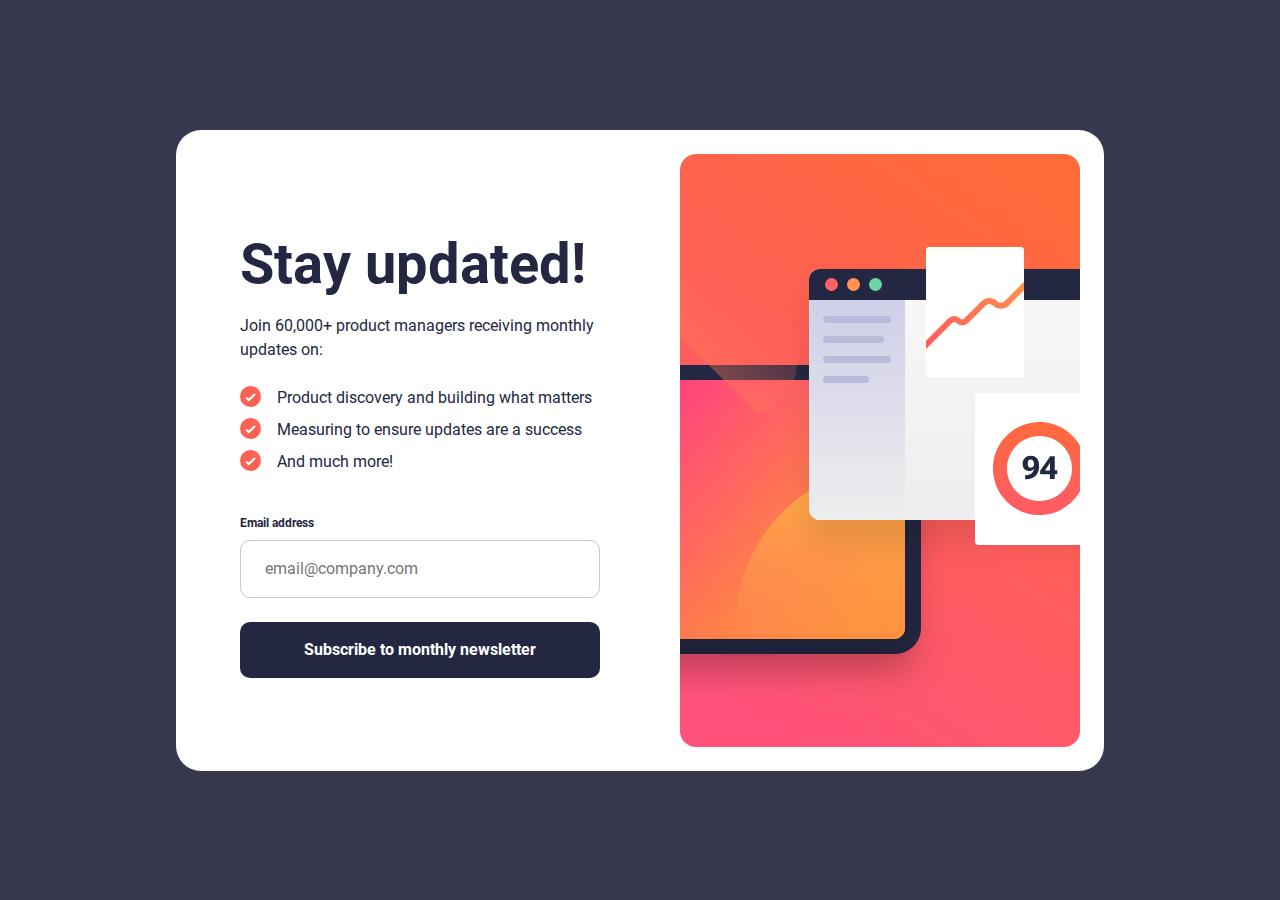
<file: index.html>
<!DOCTYPE html>
<html lang="en">
  <head>
    <meta charset="UTF-8" />
    <meta name="viewport" content="width=device-width, initial-scale=1.0" />
    <link rel="icon" type="image/png" sizes="32x32" href="./assets/images/favicon-32x32.png" />
    <title>Frontend Mentor | Newsletter sign-up form with success message</title>
    <link rel="stylesheet" href="./styles.css" />
    <script src="./main.js" defer></script>
  </head>

  <body class="page">

    <main>
      <div class="inner">
        <div class="box--media box">
          <picture>
            <source media="(min-width: 50rem)" srcset="./assets/images/illustration-sign-up-desktop.svg" width="400" height="593" />
            <img class="image" src="./assets/images/illustration-sign-up-mobile.svg" width="375" height="284" alt="" />
          </picture>
        </div>
        <div class="box--content box">
          <div class="intro">
            <h1 class="title">Stay updated!</h1>
            <p class="lead">Join 60,000+ product managers receiving monthly updates on:</p>
            <ul class="list">
              <li class="item">
                <div class="item__inner"><span class="text--item">Product discovery and building what matters</span></div>
              </li>
              <li class="item">
                <div class="item__inner"><span class="text--item">Measuring to ensure updates are a success</span></div>
              </li>
              <li class="item">
                <div class="item__inner"><span class="text--item">And much more!</span></div>
              </li>
            </ul>
          </div>
          <form class="form" action="./success.html">
            <label class="label" for="email">Email address</label>
            <input id="email" class="email form-control" name="email" type="text" placeholder="email@company.com" />
            <span class="label--error label" aria-live="polite"></span>
            <button class="button form-control">Subscribe to monthly newsletter</button>
          </form>
        </div>
      </div>
    </main>

  </body>
</html>
</file>
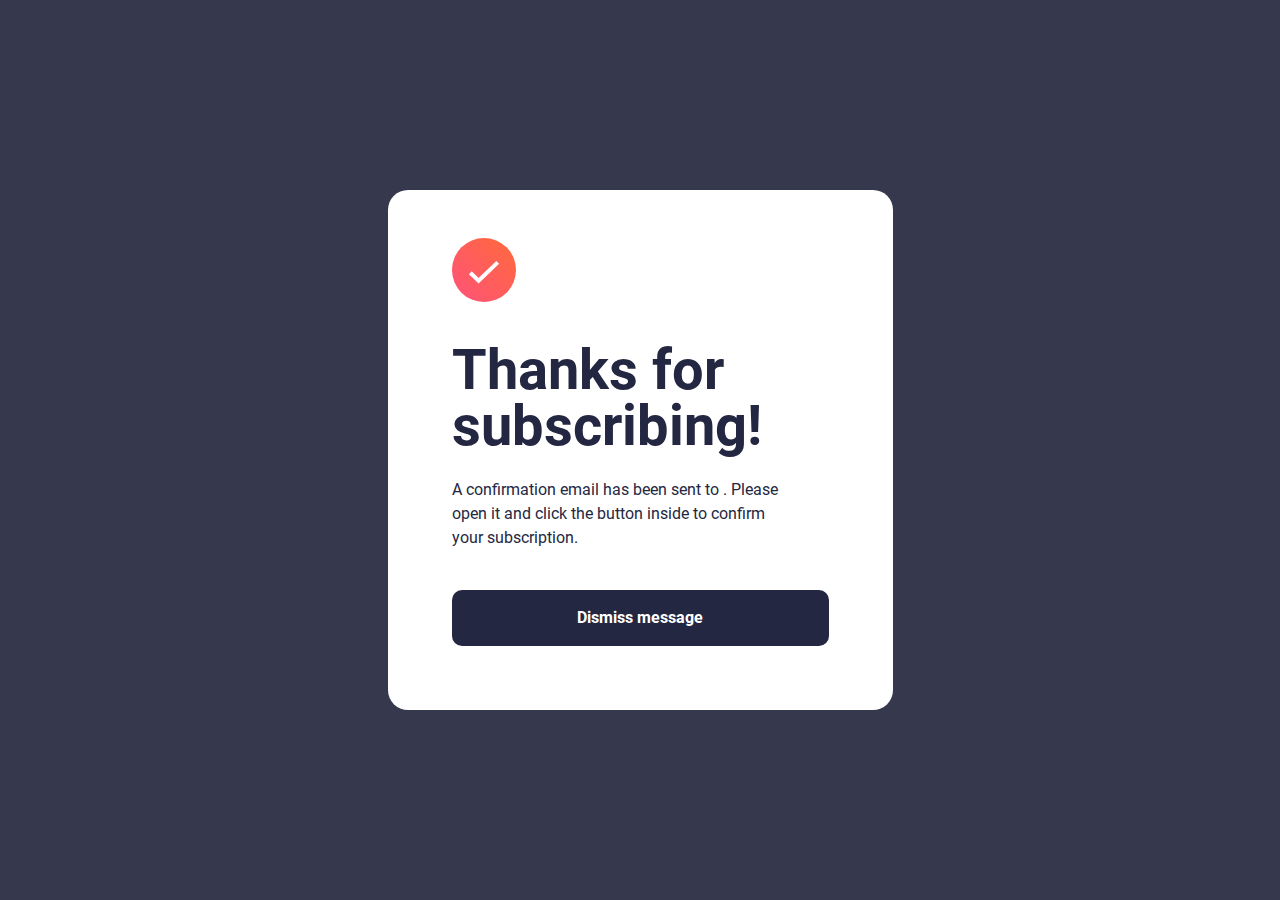
<file: success.html>
<!DOCTYPE html>
<html lang="en">
  <head>
    <meta charset="UTF-8" />
    <meta name="viewport" content="width=device-width, initial-scale=1.0" />
    <link rel="icon" type="image/png" sizes="32x32" href="./assets/images/favicon-32x32.png" />
    <title>Frontend Mentor | Newsletter sign-up form with success message</title>
    <link rel="stylesheet" href="./success.css" />
  </head>

  <body class="page">
    <main>
      <div class="inner">
        <div class="box-img">
          <img class="img" src="./assets/images/icon-success.svg" alt="" />
        </div>
        <h1 class="title">Thanks for subscribing!</h1>
        <p class="lead">A confirmation email has been sent to <span class="sentTo"></span>. Please open it and click the button inside to confirm your subscription.</p>
        <div class="box-link">
          <a class="link" href="./index.html">Dismiss message</a>
        </div>
      </div>
    </main>
    <script>
      let span = document.querySelector(".sentTo");
      let urlParams = new URLSearchParams(window.location.search);
      let userEmail = urlParams.get("email");
      span.textContent = userEmail;
    </script>
  </body>
</html>
</file>
<file: styles.css>
@font-face {
  font-family: "roboto";
  src: url(./assets/fonts/Roboto-Regular.ttf) format("truetype");
  font-weight: 400;
}

@font-face {
  font-family: "roboto";
  src: url(./assets/fonts/Roboto-Bold.ttf) format("truetype");
  font-weight: 700;
}

:root {
  --color-dark: hsl(234, 29%, 20%);
  --color-light: hsl(0, 0%, 100%);
  --color-off-white: hsl(0, 0%,78%);
  --color-error: hsl(4, 100%, 67%);
  --color-error-light: hsl(4 100% 67% / 0.3);
  --bg-dark-800: hsl(234, 29%, 20%);
  --bg-dark-700: hsl(235, 18%, 26%);
  --bg-light: hsl(0, 0%, 100%);
  --bg-gradient: linear-gradient(90deg, hsl(340, 100%, 65%), hsl(24, 100%, 65%));
}

*,
*::before,
*::after {
  margin: 0;
  padding: 0;
  box-sizing: border-box;
}

html {
  -moz-text-size-adjust: none;
  -webkit-text-size-adjust: none;
  text-size-adjust: none;
}

body {
  min-height: 100vh;
  min-height: 100svh;
  line-height: 1.5;
  -webkit-font-smoothing: antialiased;
}

img,
svg,
video,
canvas,
audio,
iframe,
embed,
object {
  display: block;
}

img,
picture,
svg {
  block-size: auto;
  max-width: 100%;
}

input,
button,
textarea,
select {
  font: inherit;
  color: inherit;
}

ul,
ol {
  list-style: none;
}

p,
h1,
h2,
h3,
h4,
h5,
h6 {
  overflow-wrap: break-word;
}

p {
  text-wrap: pretty;
}

h1,
h2,
h3,
h4,
h5,
h6 {
  text-wrap: balance;
}

input {
  border: solid 1px var(--color-off-white);
}

button {
  border: none;
}

:is(input, button) {
  cursor: pointer;
}

.page {
  font-family: "roboto", serif;
  color: var(--color-dark);
  background-color: var(--bg-light);
  display: grid;
  place-content: start center;
}

.inner {
  max-width: 23.4375rem;
}

.box--content {
  padding: 2rem 1.5rem;
}

.title {
  font-size: 2.5rem;
}

.lead {
  margin-top: .5rem;
}

.list {
  margin-top: 1.5rem;
}

.list > * + .item {
  margin-top: .5rem
}

.item__inner::before {
  content: "";
  background-image: url(./assets/images/icon-list.svg);
  display: inline-block;
  width: 21px;
  height: 21px;
  aspect-ratio: 1 / 1;
}

.item__inner {
  display: flex;
  gap: 1rem;
}

.form {
  display: grid;
  grid-template-columns: repeat(2, 1fr);
  row-gap: .5rem;
  margin-top: 2.5rem;
}

.form-control {
  padding: 1rem 1.5rem;
  border-radius: 10px;
}

.label {
  font-size: 0.75rem;
  font-weight: 700;
}

.email {
  grid-column: span 2;
}

.email:hover {
  outline: solid 1px var(--color-dark);
}

:is(.email:hover, .email:focus) {
  outline-offset: 0;
}

.email--error {
  border: solid 2px var(--color-error-light);
  background-color: var(--color-error-light);
}

:is(.email--error:hover, .email--error:focus) {
  outline: none;
}

.color--error {
  color: var(--color-error);
}

.label--error {
  grid-row: 1;
  grid-column: 2;
  justify-self: end;
  color: var(--color-error);
}

.button {
  grid-column: span 2;
  background-color: var(--bg-dark-800);
  color: var(--color-light);
  font-weight: 700;
  margin-top: 1rem;
}

.button:hover {
  background: var(--bg-gradient);
}

@media (min-width: 50rem) {
  .page {
    background-color: var(--bg-dark-700);
    place-content: center;
  }

  .inner {
    background-color: var(--bg-light);
    max-width: 58rem;
    display: grid;
    grid-template-columns: repeat(2, 1fr);
    padding: 1.5rem;
    border-radius: 25px;
  }

  .box {
    display: grid;
    place-content: center;    
  }

  .box--media {
    grid-column: 2;
    justify-self: end;
  }

  .box--content {
    grid-row: 1;
    padding: 2.5rem;
  }

  .title {
    font-size: 3.5rem;
  }
}
</file>
<file: success.css>
@font-face {
  font-family: "roboto";
  src: url(./assets/fonts/Roboto-Regular.ttf) format("truetype");
  font-weight: 400;
}

@font-face {
  font-family: "roboto";
  src: url(./assets/fonts/Roboto-Bold.ttf) format("truetype");
  font-weight: 700;
}

:root {
  --color-dark: hsl(234, 29%, 20%);
  --color-light: hsl(0, 0%, 100%);
  --color-off-white: hsl(0, 0%,78%);
  --color-error: hsl(4, 100%, 67%);
  --color-error-light: hsl(4 100% 67% / 0.3);
  --bg-dark-800: hsl(234, 29%, 20%);
  --bg-dark-700: hsl(235, 18%, 26%);
  --bg-light: hsl(0, 0%, 100%);
  --bg-gradient: linear-gradient(90deg, hsl(340, 100%, 65%), hsl(24, 100%, 65%));
}

*,
*::before,
*::after {
  margin: 0;
  padding: 0;
  box-sizing: border-box;
}

html {
  -moz-text-size-adjust: none;
  -webkit-text-size-adjust: none;
  text-size-adjust: none;
}

body {
  min-height: 100vh;
  min-height: 100svh;
  line-height: 1.5;
  -webkit-font-smoothing: antialiased;
}

img,
svg,
video,
canvas,
audio,
iframe,
embed,
object {
  display: block;
}

img,
picture,
svg {
  block-size: auto;
  max-width: 100%;
}

input,
button,
textarea,
select {
  font: inherit;
  color: inherit;
}

ul,
ol {
  list-style: none;
}

p,
h1,
h2,
h3,
h4,
h5,
h6 {
  overflow-wrap: break-word;
}

p {
  text-wrap: pretty;
}

h1,
h2,
h3,
h4,
h5,
h6 {
  text-wrap: balance;
}

a {
  text-decoration: none;
  color: inherit;
  cursor: pointer;
}

.page {
  font-family: "roboto";
  font-size: 1rem;
  background-color: var(--bg-light);
  color: var(--color-dark);
  display: grid;
  place-content: center;
}

.inner {
  max-width: 23.4375rem;
  padding-inline: 1.5rem;
}

.title {
  font-size: 2.5rem;
  line-height: 1;
  margin-top: 2.5rem;
}

.lead {
  margin-top: 1.5rem;
}

.sentTo {
  font-weight: 700;
}

.box-link {
  background-color: var(--color-dark);
  color: var(--color-light);
  font-weight: 700;
  border-radius: 10px;
  overflow: hidden;
  margin-top: 2.5rem;
}

.link {
  display: block;
  padding: 1rem;
  text-align: center;
}

.link:hover {
  background: var(--bg-gradient);
}

.link:focus-visible {
  text-decoration: underline;
}

@media (min-width: 50rem) {
  .page {
    background-color: var(--bg-dark-700);
  }

  .inner {
    max-width: 31.5625rem;
    background-color: var(--bg-light);
    border-radius: 20px;
    padding: 3rem 4rem;
  }

  .title {
    font-size: 3.5rem;
  }

  .box-link {
    margin-bottom: 1rem;
  }
}
</file>
